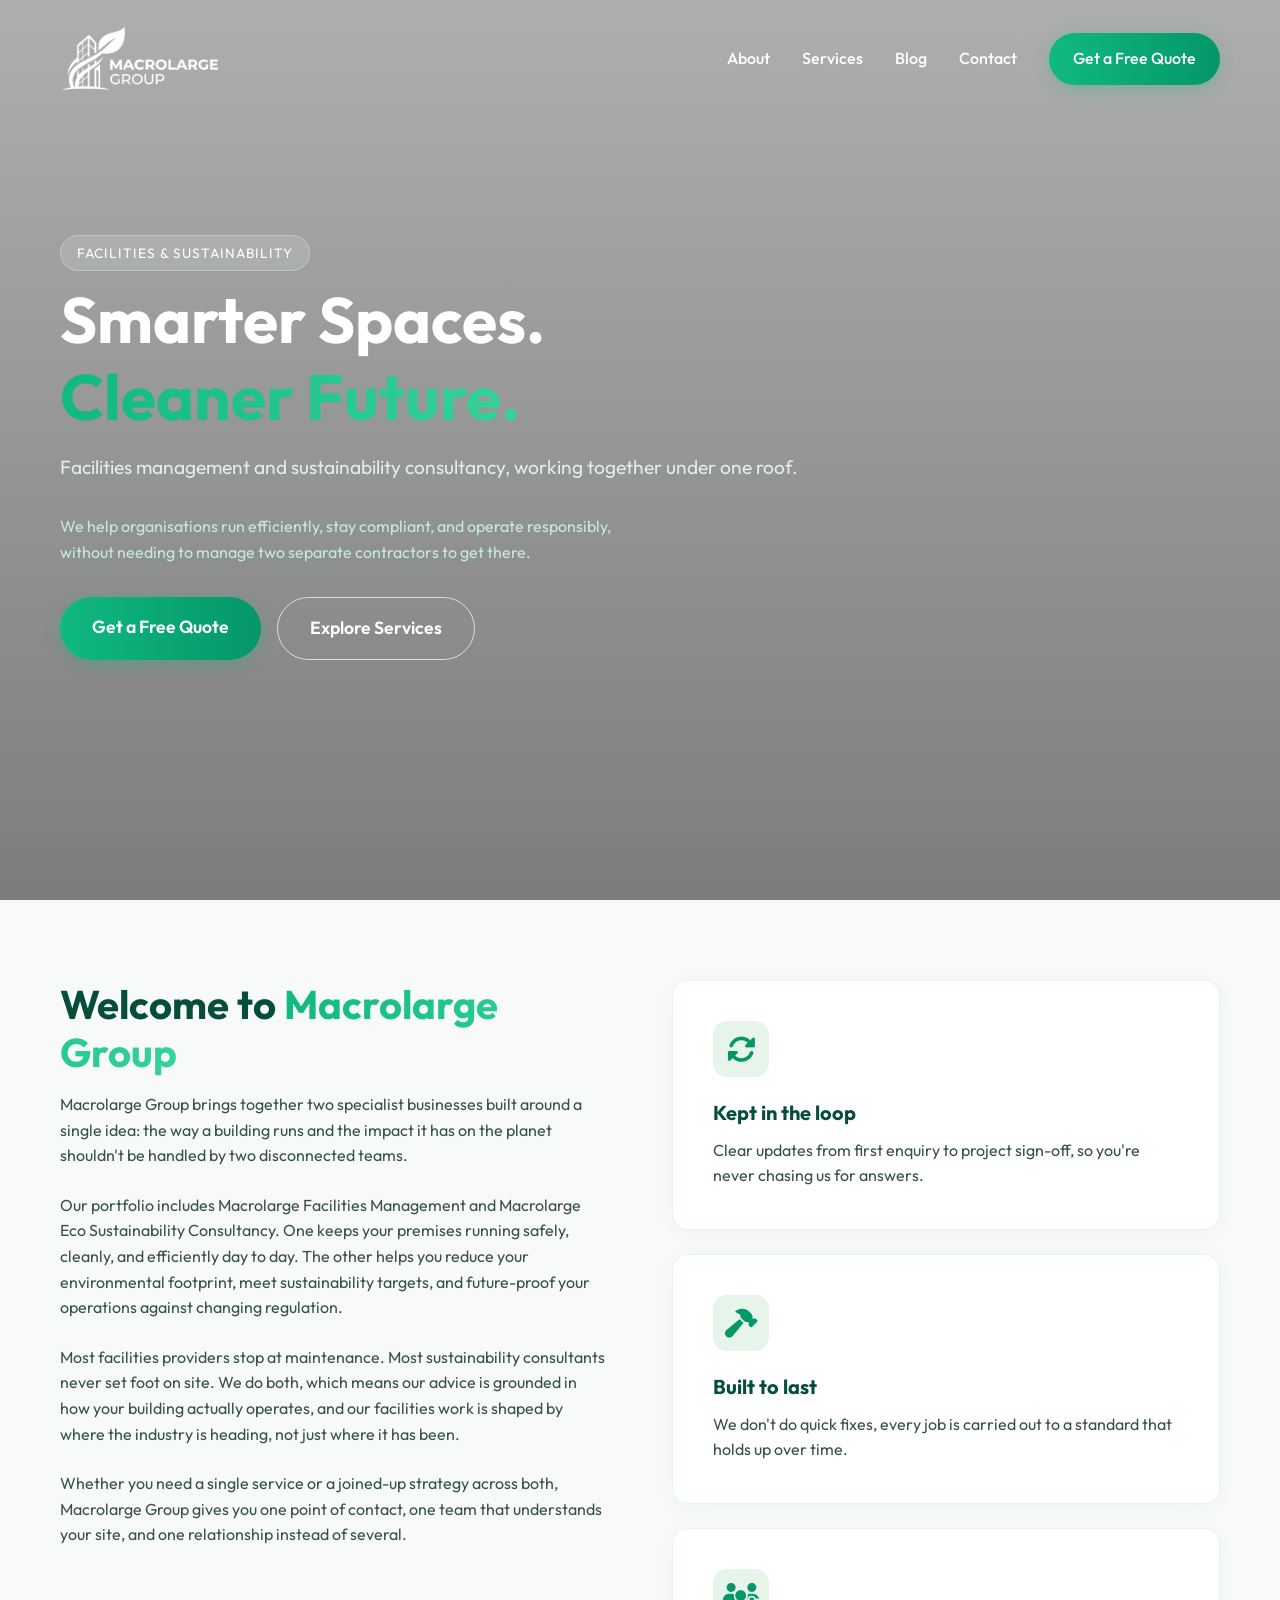
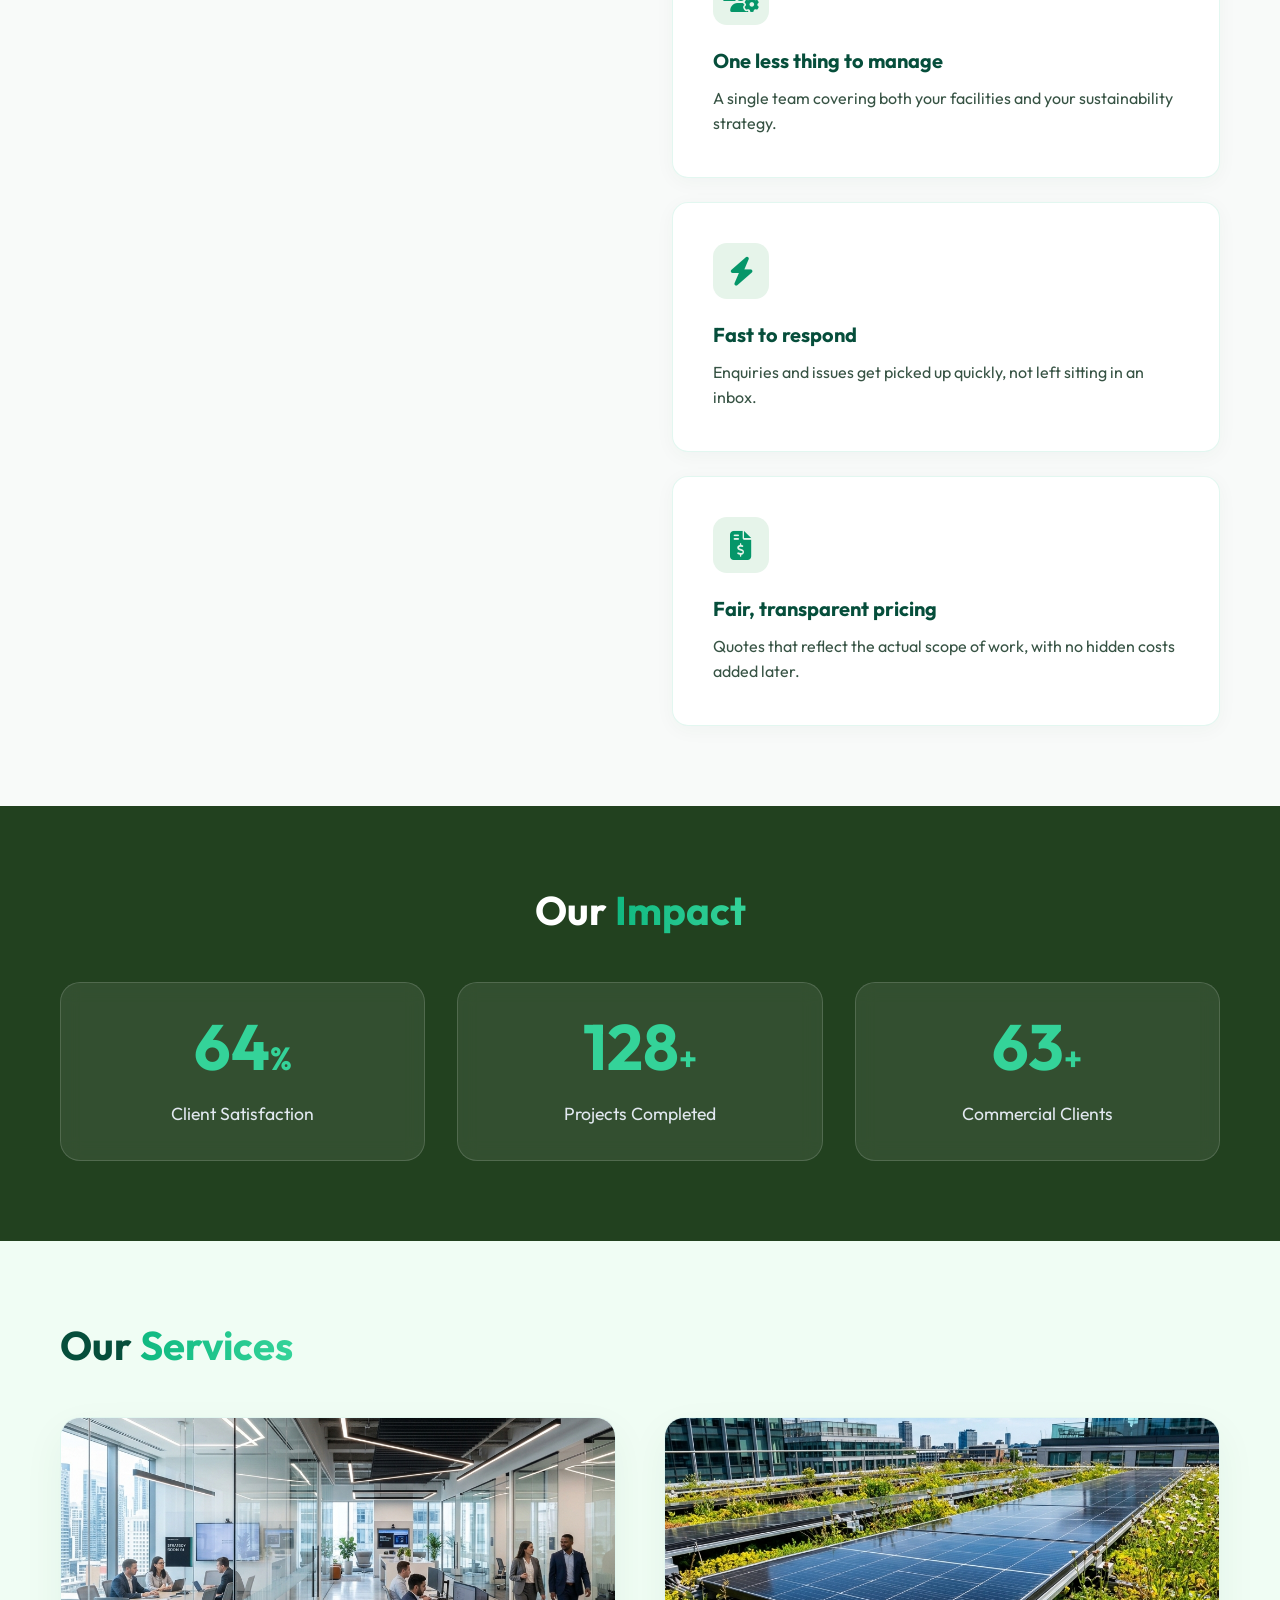
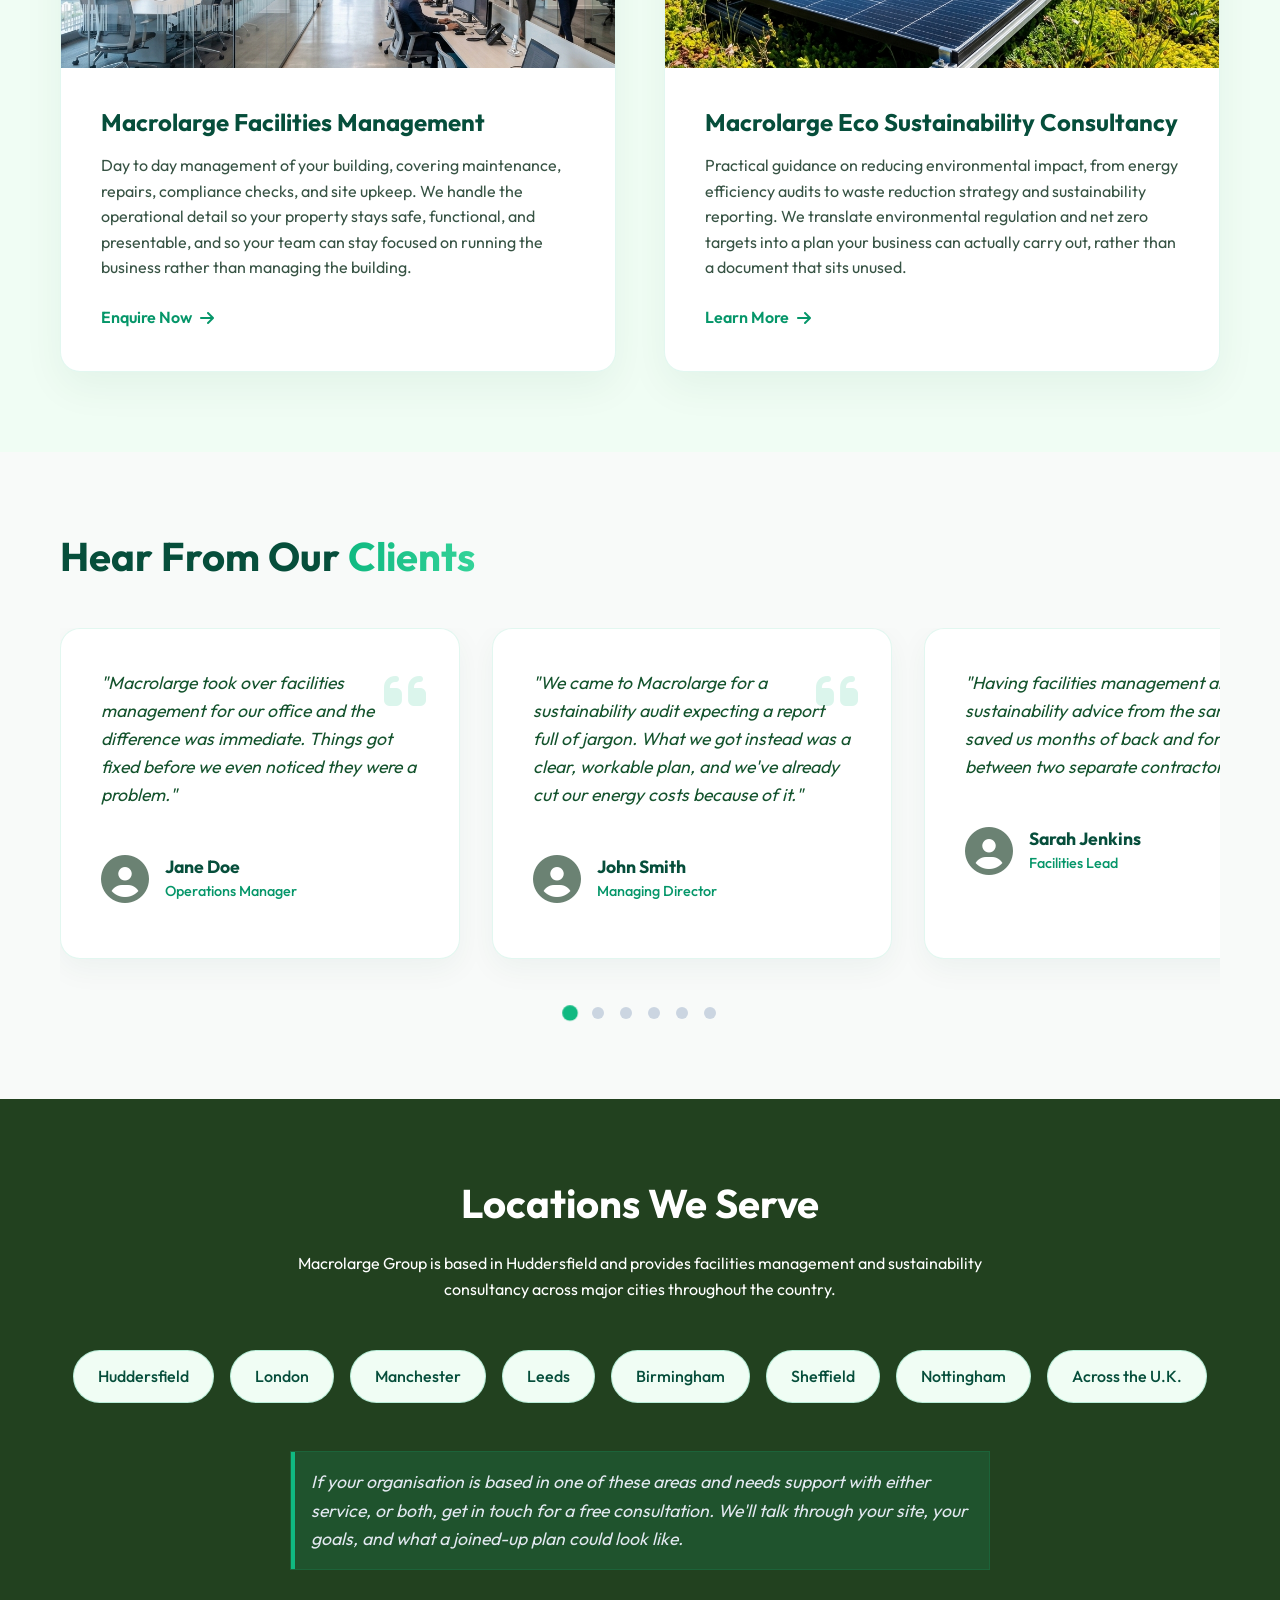
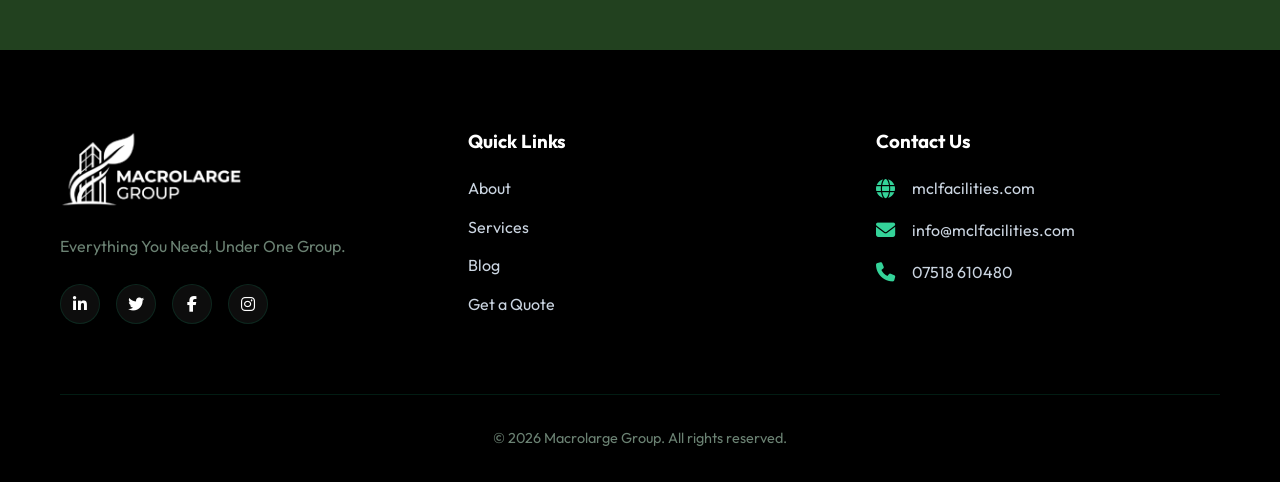
<file: index.html>
<!DOCTYPE html>
<html lang="en">

<head>
    <meta charset="UTF-8">
    <meta name="viewport" content="width=device-width, initial-scale=1.0">
    <title>Macrolarge Group | Smarter Spaces. Cleaner Future.</title>
    <meta name="description"
        content="Facilities management and sustainability consultancy, working together under one roof.">
    <link rel="stylesheet" href="styles.css">
    <link rel="preconnect" href="https://fonts.googleapis.com">
    <link rel="preconnect" href="https://fonts.gstatic.com" crossorigin>
    <link href="https://fonts.googleapis.com/css2?family=Outfit:wght@300;400;500;600;700&display=swap" rel="stylesheet">
    <!-- FontAwesome for icons -->
    <link rel="stylesheet" href="https://cdnjs.cloudflare.com/ajax/libs/font-awesome/6.4.0/css/all.min.css">
</head>

<body>

    <!-- Navigation -->
    <header id="main-header">
        <div class="container nav-container">
            <div class="logo">
                <a href="#">
                    <img src="assets/images/MG logo.png" alt="Macrolarge Group Logo" class="logo-img">
                </a>
            </div>
            <nav>
                <ul class="nav-links">
                    <li><a href="#about">About</a></li>
                    <li><a href="#services">Services</a></li>
                    <li><a href="#blog">Blog</a></li>
                    <li><a href="contact.html">Contact</a></li>
                    <li><a href="contact.html" class="btn-primary">Get a Free Quote</a></li>
                </ul>
                <div class="hamburger">
                    <i class="fas fa-bars"></i>
                </div>
            </nav>
        </div>
    </header>

    <!-- Hero Section -->
    <section id="hero">
        <div class="video-overlay"></div>
        <video autoplay muted loop playsinline id="hero-video">
            <source src="/assets/video/mcfacilities.mp4" type="video/mp4">
        </video>
        <div class="container hero-content fade-in-up">
            <span class="badge">Facilities & Sustainability</span>
            <h1>Smarter Spaces.<br><span class="text-gradient">Cleaner Future.</span></h1>
            <p>Facilities management and sustainability consultancy, working together under one roof.</p>
            <p class="subtext">We help organisations run efficiently, stay compliant, and operate responsibly, without
                needing to manage two separate contractors to get there.</p>
            <div class="hero-buttons">
                <a href="contact.html" class="btn-primary btn-large">Get a Free Quote</a>
                <a href="#services" class="btn-secondary btn-large">Explore Services</a>
            </div>
        </div>
    </section>

    <!-- About Section -->
    <section id="about" class="section-padding">
        <div class="container">
            <div class="about-grid">
                <div class="about-text slide-in-left visible">
                    <h2 class="section-title">Welcome to <span class="text-gradient">Macrolarge Group</span></h2>
                    <p>Macrolarge Group brings together two specialist businesses built around a single idea: the way a
                        building runs and the impact it has on the planet shouldn't be handled by two disconnected
                        teams.</p>
                    <p>Our portfolio includes Macrolarge Facilities Management and Macrolarge Eco Sustainability
                        Consultancy. One keeps your premises running safely, cleanly, and efficiently day to day. The
                        other helps you reduce your environmental footprint, meet sustainability targets, and
                        future-proof your operations against changing regulation.</p>
                    <p>Most facilities providers stop at maintenance. Most sustainability consultants never set foot on
                        site. We do both, which means our advice is grounded in how your building actually operates, and
                        our facilities work is shaped by where the industry is heading, not just where it has been.</p>
                    <p>Whether you need a single service or a joined-up strategy across both, Macrolarge Group gives you
                        one point of contact, one team that understands your site, and one relationship instead of
                        several.</p>
                </div>
                <div class="about-features slide-in-right">
                    <div class="feature-card glass-panel">
                        <div class="feature-icon"><i class="fas fa-sync-alt"></i></div>
                        <h3>Kept in the loop</h3>
                        <p>Clear updates from first enquiry to project sign-off, so you're never chasing us for answers.
                        </p>
                    </div>
                    <div class="feature-card glass-panel">
                        <div class="feature-icon"><i class="fas fa-hammer"></i></div>
                        <h3>Built to last</h3>
                        <p>We don't do quick fixes, every job is carried out to a standard that holds up over time.</p>
                    </div>
                    <div class="feature-card glass-panel">
                        <div class="feature-icon"><i class="fas fa-users-cog"></i></div>
                        <h3>One less thing to manage</h3>
                        <p>A single team covering both your facilities and your sustainability strategy.</p>
                    </div>
                    <div class="feature-card glass-panel">
                        <div class="feature-icon"><i class="fas fa-bolt"></i></div>
                        <h3>Fast to respond</h3>
                        <p>Enquiries and issues get picked up quickly, not left sitting in an inbox.</p>
                    </div>
                    <div class="feature-card glass-panel">
                        <div class="feature-icon"><i class="fas fa-file-invoice-dollar"></i></div>
                        <h3>Fair, transparent pricing</h3>
                        <p>Quotes that reflect the actual scope of work, with no hidden costs added later.</p>
                    </div>
                </div>
            </div>
        </div>
    </section>

    <!-- Stats Section -->
    <section id="stats" class="section-padding bg-dark text-white">
        <div class="container text-center">
            <h2 class="section-title text-white mb-5">Our <span class="text-gradient">Impact</span></h2>
            <div class="stats-grid" id="stats-container">
                <div class="stat-card">
                    <div class="stat-number" data-target="100">0</div><span class="stat-suffix">%</span>
                    <p>Client Satisfaction</p>
                </div>
                <div class="stat-card">
                    <div class="stat-number" data-target="250">0</div><span class="stat-suffix">+</span>
                    <p>Projects Completed</p>
                </div>
                <div class="stat-card">
                    <div class="stat-number" data-target="120">0</div><span class="stat-suffix">+</span>
                    <p>Commercial Clients</p>
                </div>
            </div>
        </div>
    </section>

    <!-- Services Section -->
    <section id="services" class="section-padding bg-light">
        <div class="container">
            <h2 class="section-title text-center mb-5">Our <span class="text-gradient">Services</span></h2>
            <div class="services-grid">

                <!-- Service 1 -->
                <div class="service-card fade-in-up">
                    <div class="service-image">
                        <img src="assets/images/facilities.png" alt="Facilities Management">
                    </div>
                    <div class="service-content">
                        <h3>Macrolarge Facilities Management</h3>
                        <p>Day to day management of your building, covering maintenance, repairs, compliance checks, and
                            site upkeep. We handle the operational detail so your property stays safe, functional, and
                            presentable, and so your team can stay focused on running the business rather than managing
                            the building.</p>
                        <a href="contact.html" class="btn-text">Enquire Now <i class="fas fa-arrow-right"></i></a>
                    </div>
                </div>

                <!-- Service 2 -->
                <div class="service-card fade-in-up" style="animation-delay: 0.2s;">
                    <div class="service-image">
                        <img src="assets/images/eco.png" alt="Eco Sustainability Consultancy">
                    </div>
                    <div class="service-content">
                        <h3>Macrolarge Eco Sustainability Consultancy</h3>
                        <p>Practical guidance on reducing environmental impact, from energy efficiency audits to waste
                            reduction strategy and sustainability reporting. We translate environmental regulation and
                            net zero targets into a plan your business can actually carry out, rather than a document
                            that sits unused.</p>
                        <a href="contact.html" class="btn-text">Learn More <i class="fas fa-arrow-right"></i></a>
                    </div>
                </div>

            </div>
        </div>
    </section>

    <!-- Testimonials Section -->
    <section id="testimonials" class="section-padding">
        <div class="container">
            <h2 class="section-title text-center mb-5">Hear From Our <span class="text-gradient">Clients</span></h2>
            <div class="testimonial-grid">
                <div class="testimonial-card glass-panel">
                    <div class="quote-icon"><i class="fas fa-quote-left"></i></div>
                    <p class="quote-text">"Macrolarge took over facilities management for our office and the difference
                        was immediate. Things got fixed before we even noticed they were a problem."</p>
                    <div class="client-info">
                        <div class="client-avatar">
                            <i class="fas fa-user-circle"></i>
                        </div>
                        <div class="client-details">
                            <h4>Jane Doe</h4>
                            <p>Operations Manager</p>
                        </div>
                    </div>
                </div>

                <div class="testimonial-card glass-panel">
                    <div class="quote-icon"><i class="fas fa-quote-left"></i></div>
                    <p class="quote-text">"We came to Macrolarge for a sustainability audit expecting a report full of
                        jargon. What we got instead was a clear, workable plan, and we've already cut our energy costs
                        because of it."</p>
                    <div class="client-info">
                        <div class="client-avatar">
                            <i class="fas fa-user-circle"></i>
                        </div>
                        <div class="client-details">
                            <h4>John Smith</h4>
                            <p>Managing Director</p>
                        </div>
                    </div>
                </div>

                <div class="testimonial-card glass-panel">
                    <div class="quote-icon"><i class="fas fa-quote-left"></i></div>
                    <p class="quote-text">"Having facilities management and sustainability advice from the same team
                        saved us months of back and forth between two separate contractors."</p>
                    <div class="client-info">
                        <div class="client-avatar">
                            <i class="fas fa-user-circle"></i>
                        </div>
                        <div class="client-details">
                            <h4>Sarah Jenkins</h4>
                            <p>Facilities Lead</p>
                        </div>
                    </div>
                </div>

                <div class="testimonial-card glass-panel">
                    <div class="quote-icon"><i class="fas fa-quote-left"></i></div>
                    <p class="quote-text">"Macrolarge took over facilities management for our office and the difference
                        was immediate. Things got fixed before we even noticed they were a problem."</p>
                    <div class="client-info">
                        <div class="client-avatar">
                            <i class="fas fa-user-circle"></i>
                        </div>
                        <div class="client-details">
                            <h4>Jane Doe</h4>
                            <p>Operations Manager</p>
                        </div>
                    </div>
                </div>

                <div class="testimonial-card glass-panel">
                    <div class="quote-icon"><i class="fas fa-quote-left"></i></div>
                    <p class="quote-text">"We came to Macrolarge for a sustainability audit expecting a report full of
                        jargon. What we got instead was a clear, workable plan, and we've already cut our energy costs
                        because of it."</p>
                    <div class="client-info">
                        <div class="client-avatar">
                            <i class="fas fa-user-circle"></i>
                        </div>
                        <div class="client-details">
                            <h4>John Smith</h4>
                            <p>Managing Director</p>
                        </div>
                    </div>
                </div>

                <div class="testimonial-card glass-panel">
                    <div class="quote-icon"><i class="fas fa-quote-left"></i></div>
                    <p class="quote-text">"Having facilities management and sustainability advice from the same team
                        saved us months of back and forth between two separate contractors."</p>
                    <div class="client-info">
                        <div class="client-avatar">
                            <i class="fas fa-user-circle"></i>
                        </div>
                        <div class="client-details">
                            <h4>Sarah Jenkins</h4>
                            <p>Facilities Lead</p>
                        </div>
                    </div>
                </div>
            </div>
            <!-- Carousel Pagination -->
            <div class="carousel-pagination"></div>
        </div>
    </section>

    <!-- Locations Section -->
    <section id="locations" class="section-padding bg-dark text-white">
        <div class="container text-center">
            <h2 class="section-title mb-4">Locations We Serve</h2>
            <p class="max-w-700 mx-auto mb-5">Macrolarge Group is based in Huddersfield and provides facilities
                management and sustainability consultancy across major cities throughout the country.</p>

            <div class="locations-list">
                <span class="location-tag">Huddersfield</span>
                <span class="location-tag">London</span>
                <span class="location-tag">Manchester</span>
                <span class="location-tag">Leeds</span>
                <span class="location-tag">Birmingham</span>
                <span class="location-tag">Sheffield</span>
                <span class="location-tag">Nottingham</span>
                <span class="location-tag">Across the U.K.</span>
            </div>

            <div class="mt-5 max-w-700 mx-auto bg-card-dark p-4 rounded">
                <blockquote>If your organisation is based in one of these areas and needs support with either service,
                    or both,
                    get in touch for a free consultation. We'll talk through your site, your goals, and what a joined-up
                    plan could look like.</blockquote>
            </div>
        </div>
    </section>

    <!-- Contact & Footer Section -->
    <footer id="contact" class="footer">
        <div class="container">
            <div class="footer-grid">

                <div class="footer-info">
                    <div class="logo mb-4">
                        <a href="#">
                            <img src="assets/images/MG logo.png" alt="Macrolarge Group Logo"
                                class="logo-img footer-logo">
                        </a>
                    </div>
                    <p class="mb-4 text-gray">Everything You Need, Under One Group.</p>
                    <div class="social-icons">
                        <a href="#"><i class="fab fa-linkedin-in"></i></a>
                        <a href="#"><i class="fab fa-twitter"></i></a>
                        <a href="#"><i class="fab fa-facebook-f"></i></a>
                        <a href="#"><i class="fab fa-instagram"></i></a>
                    </div>
                </div>

                <div class="footer-links">
                    <h3>Quick Links</h3>
                    <ul>
                        <li><a href="#about">About</a></li>
                        <li><a href="#services">Services</a></li>
                        <li><a href="#blog">Blog</a></li>
                        <li><a href="contact.html">Get a Quote</a></li>
                    </ul>
                </div>
                <div class="footer-contact">
                    <h3>Contact Us</h3>
                    <ul class="contact-details">
                        <li><i class="fas fa-globe"></i> <a href="https://mclfacilities.com">mclfacilities.com</a></li>
                        <li><i class="fas fa-envelope"></i> <a
                                href="mailto:info@mclfacilities.com">info@mclfacilities.com</a></li>
                        <li><i class="fas fa-phone"></i> <a href="tel:07518610480">07518 610480</a></li>
                    </ul>
                </div>

            </div>

            <div class="footer-bottom">
                <p>&copy; <span id="currentYear"></span> Macrolarge Group. All rights reserved.</p>
            </div>
        </div>
    </footer>

    <script src="script.js"></script>
</body>

</html>
</file>
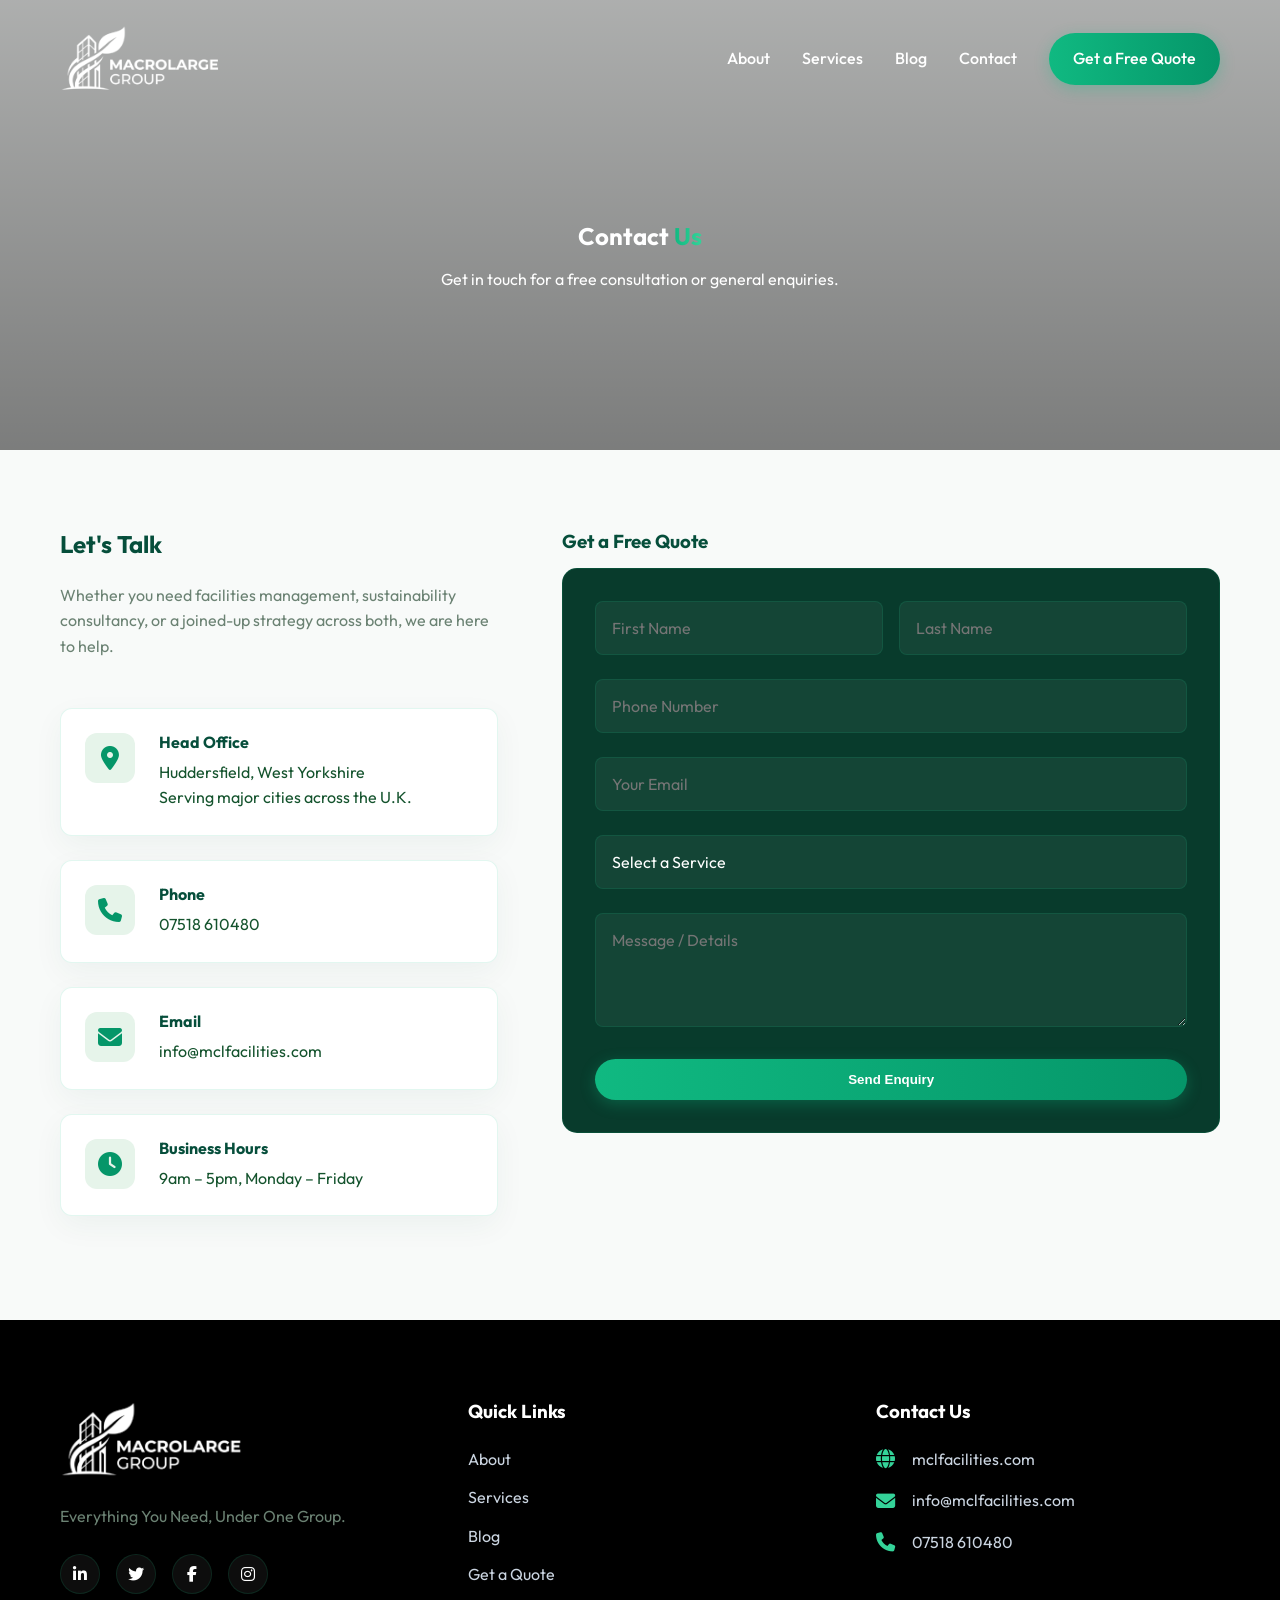
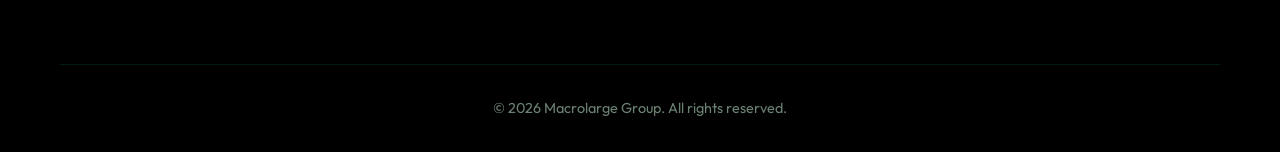
<file: contact.html>
<!DOCTYPE html>
<html lang="en">

<head>
    <meta charset="UTF-8">
    <meta name="viewport" content="width=device-width, initial-scale=1.0">
    <title>Contact Us | Macrolarge Group</title>
    <meta name="description"
        content="Contact Macrolarge Group for facilities management and sustainability consultancy.">
    <link rel="stylesheet" href="styles.css">
    <link rel="preconnect" href="https://fonts.googleapis.com">
    <link rel="preconnect" href="https://fonts.gstatic.com" crossorigin>
    <link href="https://fonts.googleapis.com/css2?family=Outfit:wght@300;400;500;600;700&display=swap" rel="stylesheet">
    <!-- FontAwesome for icons -->
    <link rel="stylesheet" href="https://cdnjs.cloudflare.com/ajax/libs/font-awesome/6.4.0/css/all.min.css">
</head>

<body>

    <!-- Navigation -->
    <header id="main-header">
        <div class="container nav-container">
            <div class="logo">
                <a href="index.html">
                    <img src="assets/images/MG logo.png" alt="Macrolarge Group Logo" class="logo-img">
                </a>
            </div>
            <nav>
                <ul class="nav-links">
                    <li><a href="index.html#about">About</a></li>
                    <li><a href="index.html#services">Services</a></li>
                    <li><a href="index.html#blog">Blog</a></li>
                    <li><a href="contact.html">Contact</a></li>
                    <li><a href="contact.html" class="btn-primary">Get a Free Quote</a></li>
                </ul>
                <div class="hamburger">
                    <i class="fas fa-bars"></i>
                </div>
            </nav>
        </div>
    </header>

    <!-- Page Header -->
    <section class="page-header">
        <div class="video-overlay"></div>
        <video autoplay muted loop playsinline id="hero-video">
            <source src="/assets/video/mcfacilities.mp4" type="video/mp4">
        </video>
        <div class="container" style="position: relative; z-index: 2;">
            <h1 class="text-white">Contact <span class="text-gradient">Us</span></h1>
            <p>Get in touch for a free consultation or general enquiries.</p>
        </div>
    </section>

    <!-- Contact Section -->
    <section class="section-padding">
        <div class="container">
            <div class="contact-page-grid">

                <div class="contact-page-info">
                    <h2 class="mb-4">Let's Talk</h2>
                    <p class="mb-5 text-gray">Whether you need facilities management, sustainability consultancy, or a
                        joined-up strategy across both, we are here to help.</p>

                    <div class="info-box">
                        <div class="icon"><i class="fas fa-map-marker-alt"></i></div>
                        <div>
                            <h4>Head Office</h4>
                            <p>Huddersfield, West Yorkshire<br>Serving major cities across the U.K.</p>
                        </div>
                    </div>

                    <div class="info-box">
                        <div class="icon"><i class="fas fa-phone"></i></div>
                        <div>
                            <h4>Phone</h4>
                            <p><a href="tel:07518610480">07518 610480</a></p>
                        </div>
                    </div>

                    <div class="info-box">
                        <div class="icon"><i class="fas fa-envelope"></i></div>
                        <div>
                            <h4>Email</h4>
                            <p><a href="mailto:info@mclfacilities.com">info@mclfacilities.com</a></p>
                        </div>
                    </div>

                    <div class="info-box">
                        <div class="icon"><i class="fas fa-clock"></i></div>
                        <div>
                            <h4>Business Hours</h4>
                            <p>9am – 5pm, Monday – Friday</p>
                        </div>
                    </div>
                </div>

                <div class="contact-form-wrapper">
                    <h3>Get a Free Quote</h3>
                    <form id="contactForm" class="contact-form">
                        <div class="form-row">
                            <div class="form-group">
                                <input type="text" id="firstName" placeholder="First Name" required>
                            </div>
                            <div class="form-group">
                                <input type="text" id="lastName" placeholder="Last Name" required>
                            </div>
                        </div>
                        <div class="form-group">
                            <input type="tel" id="phone" placeholder="Phone Number" required>
                        </div>
                        <div class="form-group">
                            <input type="email" id="email" placeholder="Your Email" required>
                        </div>
                        <div class="form-group">
                            <select id="service" required>
                                <option value="" disabled selected>Select a Service</option>
                                <option value="facilities">Facilities Management</option>
                                <option value="sustainability">Sustainability Consultancy</option>
                                <option value="both">Both Services</option>
                            </select>
                        </div>
                        <div class="form-group">
                            <textarea id="message" rows="4" placeholder="Message / Details" required></textarea>
                        </div>
                        <button type="submit" class="btn-primary w-100">Send Enquiry</button>
                        <div id="formMessage" class="form-message"></div>
                    </form>
                </div>

            </div>
        </div>
    </section>

    <!-- Footer Section -->
    <footer class="footer">
        <div class="container">
            <div class="footer-grid">

                <div class="footer-info">
                    <div class="logo mb-4">
                        <a href="index.html">
                            <img src="assets/images/MG logo.png" alt="Macrolarge Group Logo"
                                class="logo-img footer-logo">
                        </a>
                    </div>
                    <p class="mb-4 text-gray">Everything You Need, Under One Group.</p>
                    <div class="social-icons">
                        <a href="#"><i class="fab fa-linkedin-in"></i></a>
                        <a href="#"><i class="fab fa-twitter"></i></a>
                        <a href="#"><i class="fab fa-facebook-f"></i></a>
                        <a href="#"><i class="fab fa-instagram"></i></a>
                    </div>
                </div>

                <div class="footer-links">
                    <h3>Quick Links</h3>
                    <ul>
                        <li><a href="index.html#about">About</a></li>
                        <li><a href="index.html#services">Services</a></li>
                        <li><a href="index.html#blog">Blog</a></li>
                        <li><a href="contact.html">Get a Quote</a></li>
                    </ul>
                </div>

                <div class="footer-contact">
                    <h3>Contact Us</h3>
                    <ul class="contact-details">
                        <li><i class="fas fa-globe"></i> <a href="https://mclfacilities.com">mclfacilities.com</a></li>
                        <li><i class="fas fa-envelope"></i> <a
                                href="mailto:info@mclfacilities.com">info@mclfacilities.com</a></li>
                        <li><i class="fas fa-phone"></i> <a href="tel:07518610480">07518 610480</a></li>
                    </ul>
                </div>

            </div>

            <div class="footer-bottom">
                <p>&copy; <span id="currentYear"></span> Macrolarge Group. All rights reserved.</p>
            </div>
        </div>
    </footer>

    <script src="script.js"></script>
</body>

</html>
</file>
<file: styles.css>
/* --- Variables & Reset --- */
:root {
    /* Recommended Green Palette Hierarchy */
    /* 1. Dominant / Primary (Medium Green) - Primary buttons, main branding accents, key interactive states */
    --primary: #10b981;
    --primary-dark: #059669;
    --primary-hover: #047857;
    --secondary: #34d399;

    /* 2. Backgrounds / Surfaces (Light Tint / Tinted Neutrals) - Section backgrounds, card containers, subtle alerts, badges */
    --surface-light: #f0fdf4;
    --surface-tint: #e6f4ea;
    --light: #f8faf9;
    --card-bg: #ffffff;
    --glass-bg: rgba(255, 255, 255, 0.08);
    --glass-border: rgba(16, 185, 129, 0.15);

    /* 3. Typography / Contrast (Dark Shade) - Headings, primary body text, high-contrast UI elements */
    --dark: #064e3b;
    --dark-deep: #032b1f;
    --dark-alt: #083b2c;
    --text-main: #14532d;
    --text-muted: #375344;
    --gray: #6b8273;

    --transition: all 0.3s cubic-bezier(0.25, 0.8, 0.25, 1);
}

* {
    margin: 0;
    padding: 0;
    box-sizing: border-box;
}

html {
    scroll-behavior: smooth;
}

body {
    font-family: 'Outfit', sans-serif;
    color: var(--text-main);
    line-height: 1.6;
    background-color: var(--light);
    overflow-x: hidden;
}

a {
    text-decoration: none;
    color: inherit;
    transition: var(--transition);
}

ul {
    list-style: none;
}

/* --- Typography --- */
h1,
h2,
h3,
h4 {
    font-weight: 700;
    line-height: 1.2;
    margin-bottom: 1rem;
    color: var(--dark);
}

.text-gradient {
    background: linear-gradient(90deg, var(--primary), var(--secondary));
    -webkit-background-clip: text;
    -webkit-text-fill-color: transparent;
    background-clip: text;
}

.text-white {
    color: #fff !important;
}

.text-center {
    text-align: center;
}

.mb-4 {
    margin-bottom: 1.5rem;
}

.mb-5 {
    margin-bottom: 3rem;
}

.mt-4 {
    margin-top: 1.5rem;
}

.mt-5 {
    margin-top: 3rem;
}

.mx-auto {
    margin-left: auto;
    margin-right: auto;
}

.max-w-700 {
    max-width: 700px;
}

.text-gray {
    color: var(--gray);
}

/* --- Layout --- */
.container {
    width: 100%;
    max-width: 1200px;
    margin: 0 auto;
    padding: 0 1.25rem;
}

.section-padding {
    padding: 5rem 0;
}

.bg-dark {
    background-color: #22411f;
}

.bg-light {
    background-color: var(--surface-light);
}

.bg-card-dark {
    background-color: var(--glass-border);
    border: 1px solid var(--glass-border);
}

blockquote {
    border-left: 4px solid var(--primary);
    padding: 1rem;
    font-style: italic;
    color: #e2e8f0;
    font-size: 1.1rem;
    text-align: left;
}

/* --- Buttons --- */
.btn-primary,
.btn-secondary {
    display: inline-block;
    padding: 0.8rem 1.5rem;
    border-radius: 50px;
    font-weight: 600;
    cursor: pointer;
    border: none;
    transition: var(--transition);
}

.btn-primary {
    background: linear-gradient(90deg, var(--primary), var(--primary-dark));
    color: #fff;
    box-shadow: 0 4px 15px rgba(16, 185, 129, 0.3);
}

.btn-primary:hover {
    background: linear-gradient(270deg, var(--primary), var(--primary-hover));
    transform: translateY(-2px);
    box-shadow: 0 6px 20px rgba(16, 185, 129, 0.45);
}

.btn-secondary {
    background: transparent;
    color: #fff;
    border: 1px solid rgba(255, 255, 255, 0.7);
}

.btn-secondary:hover {
    background: #fff;
    color: var(--dark);
    border-color: #fff;
}

.btn-large {
    padding: 1rem 2rem;
    font-size: 1.1rem;
}

.btn-text {
    color: var(--primary-dark);
    font-weight: 600;
    display: inline-flex;
    align-items: center;
    gap: 0.5rem;
}

.btn-text:hover {
    gap: 0.8rem;
    color: var(--dark);
}

.w-100 {
    width: 100%;
}

/* --- Header & Nav --- */
header {
    position: fixed;
    top: 0;
    left: 0;
    width: 100%;
    z-index: 1000;
    transition: var(--transition);
    padding: 1.5rem 0;
    background: transparent;
}

header.scrolled {
    background: rgba(255, 255, 255, 0.96);
    backdrop-filter: blur(10px);
    padding: 1rem 0;
    box-shadow: 0 2px 20px rgba(6, 78, 59, 0.08);
}

header.scrolled .logo-text,
header.scrolled .nav-links li a:not(.btn-primary) {
    color: var(--dark);
}

header.scrolled .nav-links li a.btn-primary {
    color: #fff;
}

.nav-container {
    display: flex;
    justify-content: space-between;
    align-items: center;
}

.logo-text {
    font-size: 1.5rem;
    font-weight: 700;
    color: #fff;
    letter-spacing: 1px;
}

.logo-highlight {
    color: var(--primary);
}

.logo-img {
    height: 70px;
    width: auto;
    display: block;
    transition: var(--transition);
    /* Remove white background & make logo white for dark hero */
    filter: brightness(0) invert(1);
    mix-blend-mode: screen;
}

header.scrolled .logo-img {
    height: 60px;
    /* Remove white background & restore original colors for light header */
    filter: none;
    mix-blend-mode: multiply;
}

.footer-logo {
    height: 80px;
    /* Remove white background & make logo white for dark footer */
    filter: brightness(0) invert(1);
    mix-blend-mode: screen;
}

.nav-links {
    display: flex;
    align-items: center;
    gap: 2rem;
}

.nav-links li a {
    color: #fff;
    font-weight: 500;
}

.nav-links li a:not(.btn-primary):hover {
    color: var(--secondary);
}

header.scrolled .nav-links li a:not(.btn-primary):hover {
    color: var(--primary-dark);
}

.hamburger {
    display: none;
    color: #fff;
    font-size: 1.5rem;
    cursor: pointer;
}

header.scrolled .hamburger {
    color: var(--dark);
}

/* --- Hero Section --- */
#hero {
    height: 100vh;
    min-height: 600px;
    display: flex;
    align-items: center;
    position: relative;
    overflow: hidden;
}

#hero-video {
    position: absolute;
    top: 50%;
    left: 50%;
    min-width: 100%;
    min-height: 100%;
    width: auto;
    height: auto;
    z-index: -2;
    transform: translateX(-50%) translateY(-50%);
    object-fit: cover;
}

.video-overlay {
    position: absolute;
    top: 0;
    left: 0;
    width: 100%;
    height: 100%;
    background-image: linear-gradient(rgba(0, 0, 0, 0.3), rgba(0, 0, 0, 0.5));
    z-index: -1;
}

.hero-content {
    color: #fff;
}

.hero-content h1 {
    color: #fff;
    font-size: clamp(2.5rem, 5vw, 4.5rem);
    margin: 1rem 0;
}

.badge {
    background: rgba(240, 253, 244, 0.15);
    border: 1px solid rgba(240, 253, 244, 0.3);
    color: #ffffff;
    padding: 0.5rem 1rem;
    border-radius: 50px;
    font-size: 0.85rem;
    letter-spacing: 1px;
    text-transform: uppercase;
    backdrop-filter: blur(5px);
}

.hero-content p {
    font-size: 1.2rem;
    margin-bottom: 2rem;
    opacity: 0.95;
    color: #e6f4ea;
}

.hero-content .subtext {
    font-size: 1rem;
    opacity: 0.85;
    max-width: 600px;
    color: #d1fae5;
}

.hero-buttons {
    display: flex;
    gap: 1rem;
}

/* --- About Section --- */
.about-grid {
    display: grid;
    grid-template-columns: 1fr 1fr;
    gap: 4rem;
    align-items: flex-start;
}

.about-text {
    position: sticky;
    top: 120px;
}

.section-title {
    font-size: 2.5rem;
    position: relative;
    display: inline-block;
    color: var(--dark);
}

.about-text p {
    margin-bottom: 1.5rem;
    color: var(--text-muted);
}

.about-features {
    display: flex;
    flex-direction: column;
    gap: 1.5rem;
}

.feature-card {
    display: flex;
    flex-direction: column;
    align-items: flex-start;
    padding: 2.5rem;
    background: var(--card-bg);
    border: 1px solid rgba(16, 185, 129, 0.12);
    border-radius: 16px;
    box-shadow: 0 4px 20px rgba(6, 78, 59, 0.04);
    transition: var(--transition);
    position: sticky;
}

.feature-card:nth-child(1) {
    top: 120px;
}

.feature-card:nth-child(2) {
    top: 140px;
}

.feature-card:nth-child(3) {
    top: 160px;
}

.feature-card:nth-child(4) {
    top: 180px;
}

.feature-card:nth-child(5) {
    top: 200px;
}

.feature-card:hover {
    transform: translateY(-5px);
    box-shadow: 0 15px 40px rgba(6, 78, 59, 0.1);
    border-color: rgba(16, 185, 129, 0.3);
}

.feature-icon {
    width: 56px;
    height: 56px;
    background: var(--surface-tint);
    color: var(--primary-dark);
    border-radius: 14px;
    display: flex;
    align-items: center;
    justify-content: center;
    font-size: 1.8rem;
    margin-bottom: 1.5rem;
    flex-shrink: 0;
}

.feature-card h3 {
    font-size: 1.25rem;
    margin-bottom: 0.8rem;
    color: var(--dark);
}

.feature-card p {
    font-size: 1rem;
    color: var(--text-muted);
    line-height: 1.6;
}

/* --- Stats Section --- */
.stats-grid {
    display: grid;
    grid-template-columns: repeat(3, 1fr);
    gap: 2rem;
    text-align: center;
}

.stat-card {
    padding: 2rem;
    background: rgba(255, 255, 255, 0.08);
    backdrop-filter: blur(10px);
    -webkit-backdrop-filter: blur(10px);
    border-radius: 20px;
    border: 1px solid rgba(255, 255, 255, 0.15);
}

.stat-number {
    display: inline-block;
    font-size: 4rem;
    font-weight: 700;
    color: var(--secondary);
    line-height: 1;
}

.stat-suffix {
    font-size: 2rem;
    font-weight: 700;
    color: var(--secondary);
}

.stat-card p {
    margin-top: 1rem;
    font-size: 1.1rem;
    color: #e2e8f0;
}

/* --- Services Section --- */
.services-grid {
    display: grid;
    grid-template-columns: repeat(auto-fit, minmax(350px, 1fr));
    gap: 3rem;
}

.service-card {
    background: var(--card-bg);
    border-radius: 20px;
    overflow: hidden;
    box-shadow: 0 15px 40px rgba(6, 78, 59, 0.06);
    border: 1px solid rgba(16, 185, 129, 0.12);
    transition: var(--transition);
}

.service-card:hover {
    transform: translateY(-10px);
    box-shadow: 0 20px 50px rgba(6, 78, 59, 0.12);
    border-color: rgba(16, 185, 129, 0.3);
}

.service-image {
    width: 100%;
    height: 250px;
    overflow: hidden;
}

.service-image img {
    width: 100%;
    height: 100%;
    object-fit: cover;
    transition: transform 0.5s ease;
}

.service-card:hover .service-image img {
    transform: scale(1.05);
}

.service-content {
    padding: 2.5rem;
}

.service-content h3 {
    font-size: 1.5rem;
    margin-bottom: 1rem;
    color: var(--dark);
}

.service-content p {
    color: var(--text-muted);
    margin-bottom: 1.5rem;
}

/* --- Testimonials --- */
.testimonial-grid {
    display: flex;
    overflow-x: auto;
    scroll-snap-type: x mandatory;
    gap: 2rem;
    padding-bottom: 2rem;
    scrollbar-width: none;
}

.testimonial-grid::-webkit-scrollbar {
    display: none;
}

.testimonial-card {
    flex: 0 0 min(100%, 400px);
    scroll-snap-align: center;
    background: var(--card-bg);
    padding: 2.5rem;
    border-radius: 20px;
    box-shadow: 0 10px 30px rgba(6, 78, 59, 0.05);
    border: 1px solid rgba(16, 185, 129, 0.12);
    position: relative;
}

/* Pagination Dots */
.carousel-pagination {
    display: flex;
    justify-content: center;
    align-items: center;
    gap: 1rem;
    margin-top: 1rem;
}

.carousel-dot {
    width: 12px;
    height: 12px;
    border-radius: 50%;
    background: #cbd5e1;
    cursor: pointer;
    transition: var(--transition);
}

.carousel-dot.active {
    background: var(--primary);
    transform: scale(1.3);
}

.quote-icon {
    color: rgba(16, 185, 129, 0.15);
    font-size: 3rem;
    position: absolute;
    top: 1.5rem;
    right: 2rem;
}

.quote-text {
    font-size: 1.1rem;
    font-style: italic;
    color: var(--text-main);
    margin-bottom: 2rem;
    position: relative;
    z-index: 1;
}

.client-info {
    display: flex;
    align-items: center;
    gap: 1rem;
}

.client-avatar {
    font-size: 3rem;
    color: var(--gray);
}

.client-details h4 {
    margin-bottom: 0.2rem;
    font-size: 1.1rem;
    color: var(--dark);
}

.client-details p {
    font-size: 0.9rem;
    color: var(--primary-dark);
    font-weight: 500;
}

#stats .section-title,
#locations .section-title {
    color: #fff;
}

/* --- Locations --- */
.locations-list {
    display: flex;
    flex-wrap: wrap;
    justify-content: center;
    gap: 1rem;
}

.location-tag {
    padding: 0.8rem 1.5rem;
    background: var(--surface-light);
    border: 1px solid rgba(16, 185, 129, 0.25);
    border-radius: 50px;
    font-weight: 500;
    color: var(--dark);
    transition: var(--transition);
}

.location-tag:hover {
    background: var(--primary);
    color: #fff;
    border-color: var(--primary);
    transform: translateY(-2px);
}

/* --- Contact Page Styles --- */
.page-header {
    padding: 12rem 0 8rem;
    min-height: 450px;
    display: flex;
    align-items: center;
    justify-content: center;
    background: transparent;
    color: #fff;
    text-align: center;
    position: relative;
    overflow: hidden;
}

.contact-page-grid {
    display: grid;
    grid-template-columns: 1fr 1.5fr;
    gap: 4rem;
}

.info-box {
    display: flex;
    gap: 1.5rem;
    margin-bottom: 1.5rem;
    align-items: flex-start;
    background: var(--card-bg);
    padding: 1.5rem;
    border-radius: 12px;
    box-shadow: 0 10px 30px rgba(6, 78, 59, 0.05);
    border: 1px solid rgba(16, 185, 129, 0.12);
}

.info-box .icon {
    width: 50px;
    height: 50px;
    background: var(--surface-tint);
    color: var(--primary-dark);
    border-radius: 12px;
    display: flex;
    align-items: center;
    justify-content: center;
    font-size: 1.5rem;
    flex-shrink: 0;
}

.info-box h4 {
    margin-bottom: 0.5rem;
    color: var(--dark);
}

.info-box p,
.info-box a {
    color: var(--text-main);
    font-size: 1rem;
}

.info-box a:hover {
    color: var(--primary-dark);
}

/* --- Footer & Contact --- */
.footer {
    background: #000000;
    color: #fff;
    padding: 5rem 0 2rem;
}

.footer-grid {
    display: grid;
    grid-template-columns: repeat(3, 1fr);
    gap: 4rem;
    margin-bottom: 4rem;
}

.social-icons {
    display: flex;
    gap: 1rem;
    margin-top: 1.5rem;
}

.social-icons a {
    display: flex;
    align-items: center;
    justify-content: center;
    width: 40px;
    height: 40px;
    background: rgba(255, 255, 255, 0.05);
    border-radius: 50%;
    color: #fff;
    transition: var(--transition);
    border: 1px solid var(--glass-border);
}

.social-icons a:hover {
    background: var(--primary);
    border-color: var(--primary);
    transform: translateY(-3px);
}

.contact-details li {
    margin-bottom: 1rem;
    display: flex;
    align-items: center;
    gap: 1rem;
    color: #cbd5e1;
}

.contact-details i {
    color: var(--secondary);
    font-size: 1.2rem;
    width: 20px;
}

.footer-links h3,
.footer-form h3,
.footer-contact h3 {
    color: #fff;
    margin-bottom: 1.5rem;
}

.footer-links ul li {
    margin-bottom: 0.8rem;
}

.footer-links a {
    color: #cbd5e1;
}

.footer-links a:hover {
    color: var(--secondary);
    padding-left: 5px;
}

/* Form Styles */
.contact-form-wrapper {
    position: sticky;
    top: 100px;
    align-self: start;
}

.contact-form {
    background: var(--dark-alt);
    padding: 2rem;
    border-radius: 15px;
    border: 1px solid var(--glass-border);
}

.form-row {
    display: grid;
    grid-template-columns: 1fr 1fr;
    gap: 1rem;
}

.form-group {
    margin-bottom: 1.5rem;
}

input,
select,
textarea {
    width: 100%;
    padding: 1rem;
    background: rgba(255, 255, 255, 0.05);
    border: 1px solid var(--glass-border);
    border-radius: 8px;
    color: #fff;
    font-family: inherit;
    font-size: 1rem;
    transition: var(--transition);
}

input:focus,
select:focus,
textarea:focus {
    outline: none;
    border-color: var(--primary);
    background: rgba(255, 255, 255, 0.1);
}

select {
    cursor: pointer;
    appearance: none;
}

select option {
    background: var(--dark-alt);
    color: #fff;
}

.form-message {
    margin-top: 1rem;
    text-align: center;
    font-size: 0.9rem;
    display: none;
}

.form-message.success {
    color: var(--secondary);
    display: block;
}

.footer-bottom {
    text-align: center;
    padding-top: 2rem;
    border-top: 1px solid var(--glass-border);
    color: var(--gray);
    font-size: 0.9rem;
}

/* --- Animations & Utilities --- */
.fade-in-up {
    opacity: 0;
    transform: translateY(30px);
    transition: opacity 0.8s ease, transform 0.8s ease;
}

.fade-in-up.visible {
    opacity: 1;
    transform: translateY(0);
}

.slide-in-left {
    opacity: 0;
    transform: translateX(-50px);
    transition: opacity 0.8s ease, transform 0.8s ease;
}

.slide-in-right {
    opacity: 0;
    transform: translateX(50px);
    transition: opacity 0.8s ease, transform 0.8s ease;
}

.slide-in-left.visible,
.slide-in-right.visible {
    opacity: 1;
    transform: translateX(0);
}

/* --- Responsive --- */
@media (max-width: 992px) {

    .about-grid,
    .footer-grid,
    .contact-page-grid {
        grid-template-columns: 1fr;
        gap: 3rem;
    }

    .about-text {
        position: static;
        top: auto;
    }

    .stats-grid {
        grid-template-columns: 1fr;
    }

    .hero-content h1 {
        font-size: 3rem;
    }

    .section-padding {
        padding: 4rem 0;
    }
}

@media (max-width: 768px) {
    .nav-links {
        position: fixed;
        top: 0;
        right: -100%;
        width: 80%;
        height: 100vh;
        background: rgba(3, 43, 31, 0.98);
        backdrop-filter: blur(15px);
        -webkit-backdrop-filter: blur(15px);
        flex-direction: column;
        justify-content: center;
        transition: 0.5s ease;
        z-index: 999;
        box-shadow: -5px 0 20px rgba(0, 0, 0, 0.5);
    }

    .nav-links.active {
        right: 0;
    }

    header.scrolled .nav-links li a:not(.btn-primary) {
        color: #fff;
    }

    .hamburger {
        display: block;
        z-index: 1000;
    }

    .hero-buttons {
        flex-direction: column;
        gap: 1rem;
    }

    .hero-content h1 {
        font-size: 2.2rem;
    }

    .section-title {
        font-size: 2rem;
    }

    .testimonial-card {
        padding: 1.5rem;
    }

    .page-header {
        padding: 8rem 0 3rem;
    }
}
</file>
